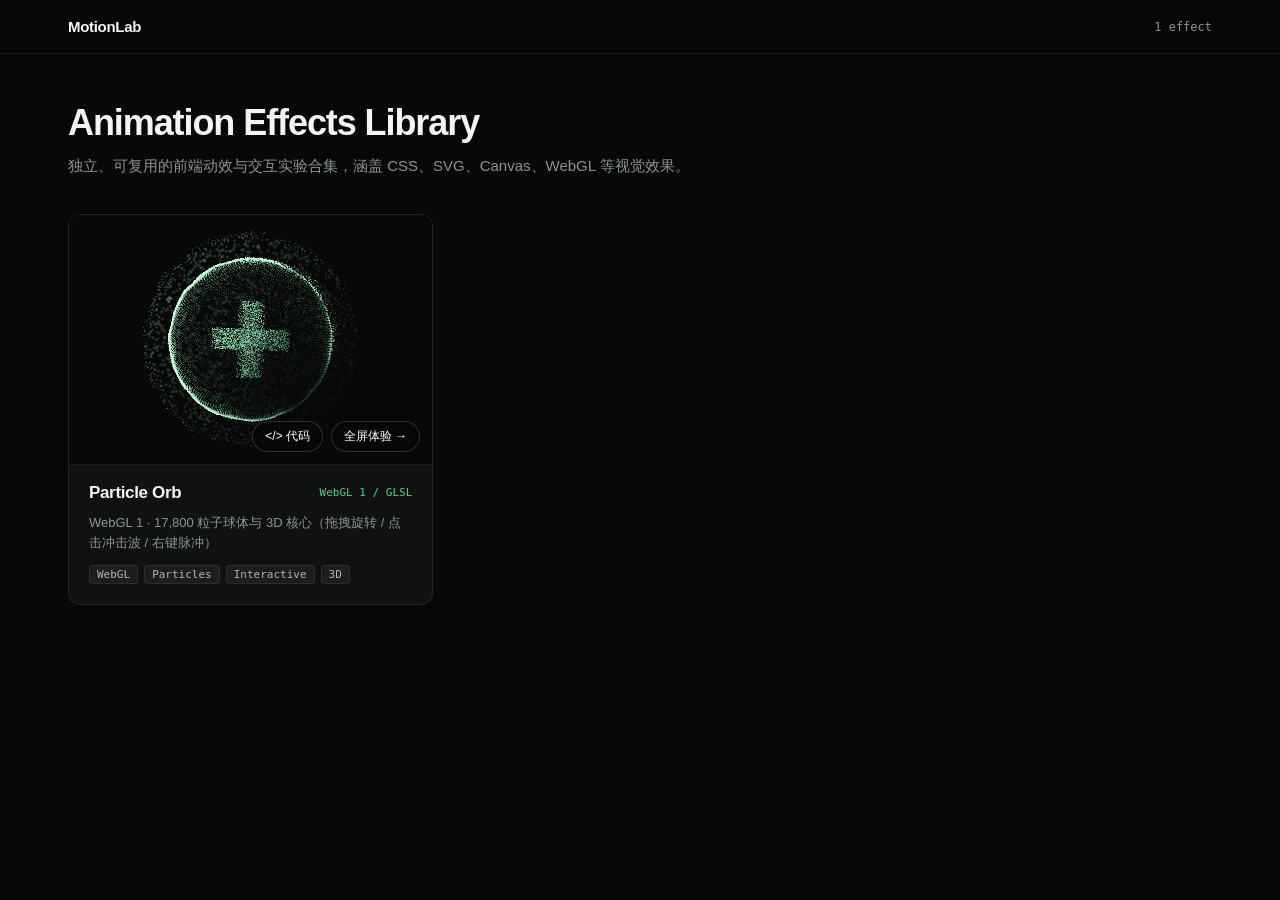
<file: index.html>
<!DOCTYPE html>
<html lang="zh-CN">
<head>
  <meta charset="UTF-8" />
  <meta name="viewport" content="width=device-width, initial-scale=1.0" />
  <title>MotionLab — Animation Effects Library</title>
  <link rel="stylesheet" href="./gallery.css?v=3" />
</head>
<body>
  <header class="topbar">
    <div class="topbar-inner">
      <div class="brand">
        <span class="brand-name">MotionLab</span>
      </div>
      <div class="topbar-meta" id="effect-count">0 effects</div>
    </div>
  </header>

  <main class="container">
    <section class="intro">
      <h1>Animation Effects Library</h1>
      <p>独立、可复用的前端动效与交互实验合集，涵盖 CSS、SVG、Canvas、WebGL 等视觉效果。</p>
    </section>

    <section class="grid" id="effects-grid" aria-label="Effects Gallery"></section>
  </main>

  <!-- Fullscreen viewer overlay -->
  <div class="viewer" id="viewer" aria-hidden="true">
    <div class="viewer-bar">
      <button type="button" class="viewer-btn" id="viewer-close">&larr; 返回画廊</button>
      <span class="viewer-title" id="viewer-title"></span>
      <div class="viewer-bar-actions">
        <button type="button" class="viewer-btn" id="viewer-code-btn">&lt;/&gt; 代码</button>
        <a class="viewer-btn" id="viewer-standalone" href="#" target="_blank" rel="noopener">独立页面 &nearr;</a>
      </div>
    </div>
    <iframe class="viewer-frame" id="viewer-frame" title="Fullscreen Effect Preview"></iframe>
  </div>

  <!-- Slide-out source code drawer -->
  <div class="code-backdrop" id="code-backdrop" aria-hidden="true"></div>
  <aside class="code-drawer" id="code-drawer" aria-hidden="true">
    <div class="code-drawer-header">
      <div class="code-drawer-heading">
        <span class="code-drawer-title" id="code-drawer-title">Source Code</span>
        <span class="code-drawer-path" id="code-drawer-path"></span>
      </div>
      <button type="button" class="code-close-btn" id="code-close-btn" aria-label="关闭代码面板">&times;</button>
    </div>

    <div class="code-toolbar">
      <div class="code-tabs" id="code-tabs" role="tablist"></div>
      <button type="button" class="code-copy-btn" id="code-copy-btn">复制代码</button>
    </div>

    <div class="code-body">
      <pre class="code-pre"><code id="code-content">Loading...</code></pre>
    </div>
  </aside>

  <script src="./registry.js?v=3"></script>
  <script>
    const effects = window.MOTION_LAB_EFFECTS || [];
    const grid = document.getElementById("effects-grid");
    const countEl = document.getElementById("effect-count");

    // Fullscreen viewer elements
    const viewer = document.getElementById("viewer");
    const viewerFrame = document.getElementById("viewer-frame");
    const viewerTitle = document.getElementById("viewer-title");
    const viewerStandalone = document.getElementById("viewer-standalone");
    const viewerClose = document.getElementById("viewer-close");
    const viewerCodeBtn = document.getElementById("viewer-code-btn");

    // Code drawer elements
    const codeBackdrop = document.getElementById("code-backdrop");
    const codeDrawer = document.getElementById("code-drawer");
    const codeDrawerTitle = document.getElementById("code-drawer-title");
    const codeDrawerPath = document.getElementById("code-drawer-path");
    const codeTabs = document.getElementById("code-tabs");
    const codeCopyBtn = document.getElementById("code-copy-btn");
    const codeCloseBtn = document.getElementById("code-close-btn");
    const codeContent = document.getElementById("code-content");

    const fileCache = new Map();
    let activeViewerItem = null;
    let activeCodeItem = null;
    let currentCodeText = "";
    let copyTimer = null;

    countEl.textContent = `${effects.length} ${effects.length === 1 ? "effect" : "effects"}`;

    function getEntryUrl(item) {
      return item.path.endsWith("/") ? `${item.path}index.html` : item.path;
    }

    function getBaseDir(item) {
      return item.path.endsWith("/") ? item.path : `${item.path}/`;
    }

    function openViewer(item) {
      activeViewerItem = item;
      const url = getEntryUrl(item);
      viewerTitle.textContent = item.title;
      viewerStandalone.href = url;
      viewerFrame.src = url;
      viewer.classList.add("is-open");
      viewer.setAttribute("aria-hidden", "false");
      document.body.style.overflow = "hidden";
    }

    function closeViewer() {
      activeViewerItem = null;
      viewer.classList.remove("is-open");
      viewer.setAttribute("aria-hidden", "true");
      viewerFrame.src = "about:blank";
      if (!codeDrawer.classList.contains("is-open")) {
        document.body.style.overflow = "";
      }
    }

    async function loadSourceFile(item, filename) {
      const base = getBaseDir(item);
      const url = `${base}${filename}`;
      codeDrawerPath.textContent = url.replace(/^\.\//, "");

      // Highlight active tab
      codeTabs.querySelectorAll(".code-tab").forEach((btn) => {
        const isActive = btn.dataset.file === filename;
        btn.classList.toggle("is-active", isActive);
        btn.setAttribute("aria-selected", String(isActive));
      });

      if (fileCache.has(url)) {
        currentCodeText = fileCache.get(url);
        codeContent.textContent = currentCodeText;
        return;
      }

      codeContent.textContent = "加载中...";
      try {
        const res = await fetch(url, { cache: "no-store" });
        if (!res.ok) throw new Error(`HTTP ${res.status}`);
        const text = await res.text();
        fileCache.set(url, text);
        currentCodeText = text;
        codeContent.textContent = text;
      } catch (err) {
        currentCodeText = "";
        codeContent.textContent = `无法读取源码文件 (${url})：${err.message}`;
      }
    }

    function openCodeDrawer(item) {
      activeCodeItem = item;
      const files = item.files && item.files.length ? item.files : ["index.html"];
      codeDrawerTitle.textContent = item.title;
      codeDrawer.style.setProperty("--accent", item.accent || "#52cc86");

      codeTabs.innerHTML = "";
      files.forEach((file) => {
        const btn = document.createElement("button");
        btn.type = "button";
        btn.className = "code-tab";
        btn.role = "tab";
        btn.dataset.file = file;
        btn.textContent = file;
        btn.addEventListener("click", () => loadSourceFile(item, file));
        codeTabs.appendChild(btn);
      });

      codeBackdrop.classList.add("is-open");
      codeBackdrop.setAttribute("aria-hidden", "false");
      codeDrawer.classList.add("is-open");
      codeDrawer.setAttribute("aria-hidden", "false");
      document.body.style.overflow = "hidden";

      loadSourceFile(item, files[0]);
    }

    function closeCodeDrawer() {
      codeBackdrop.classList.remove("is-open");
      codeBackdrop.setAttribute("aria-hidden", "true");
      codeDrawer.classList.remove("is-open");
      codeDrawer.setAttribute("aria-hidden", "true");
      if (!viewer.classList.contains("is-open")) {
        document.body.style.overflow = "";
      }
    }

    async function copyText(text) {
      if (!text) return false;
      if (navigator.clipboard && window.isSecureContext) {
        try {
          await navigator.clipboard.writeText(text);
          return true;
        } catch (_) {
          // Fall through to execCommand fallback
        }
      }
      const ta = document.createElement("textarea");
      ta.value = text;
      ta.setAttribute("readonly", "");
      ta.style.position = "fixed";
      ta.style.opacity = "0";
      document.body.appendChild(ta);
      ta.select();
      let ok = false;
      try {
        ok = document.execCommand("copy");
      } catch (_) {
        ok = false;
      }
      document.body.removeChild(ta);
      return ok;
    }

    codeCopyBtn.addEventListener("click", async () => {
      const ok = await copyText(currentCodeText);
      clearTimeout(copyTimer);
      codeCopyBtn.textContent = ok ? "已复制 ✓" : "复制失败";
      codeCopyBtn.classList.toggle("is-copied", ok);
      copyTimer = setTimeout(() => {
        codeCopyBtn.textContent = "复制代码";
        codeCopyBtn.classList.remove("is-copied");
      }, 1800);
    });

    viewerClose.addEventListener("click", closeViewer);
    viewerCodeBtn.addEventListener("click", () => {
      if (activeViewerItem) openCodeDrawer(activeViewerItem);
    });
    codeCloseBtn.addEventListener("click", closeCodeDrawer);
    codeBackdrop.addEventListener("click", closeCodeDrawer);

    window.addEventListener("keydown", (e) => {
      if (e.key !== "Escape") return;
      if (codeDrawer.classList.contains("is-open")) {
        closeCodeDrawer();
      } else if (viewer.classList.contains("is-open")) {
        closeViewer();
      }
    });

    effects.forEach((item) => {
      const url = getEntryUrl(item);
      const card = document.createElement("article");
      card.className = "card";
      card.style.setProperty("--accent", item.accent || "#52cc86");

      card.innerHTML = `
        <div class="card-preview">
          <iframe
            src="${url}"
            title="${item.title}"
            loading="lazy"
            tabindex="-1"
          ></iframe>
          <div class="card-actions">
            <button type="button" class="card-open card-code-btn" title="查看 ${item.title} 源码">
              &lt;/&gt; 代码
            </button>
            <button type="button" class="card-open card-fullscreen-btn" title="全屏体验 ${item.title}">
              全屏体验 &rarr;
            </button>
          </div>
        </div>
        <div class="card-body">
          <div class="card-head">
            <h2><a href="${url}">${item.title}</a></h2>
            <span class="card-tech">${item.tech}</span>
          </div>
          <p class="card-desc">${item.subtitle}</p>
          <div class="card-tags">
            ${(item.tags || []).map((t) => `<span class="tag">${t}</span>`).join("")}
          </div>
        </div>
      `;

      card.querySelector(".card-code-btn").addEventListener("click", (e) => {
        e.preventDefault();
        e.stopPropagation();
        openCodeDrawer(item);
      });

      card.querySelector(".card-fullscreen-btn").addEventListener("click", (e) => {
        e.preventDefault();
        e.stopPropagation();
        openViewer(item);
      });

      grid.appendChild(card);
    });
  </script>
</body>
</html>
</file>
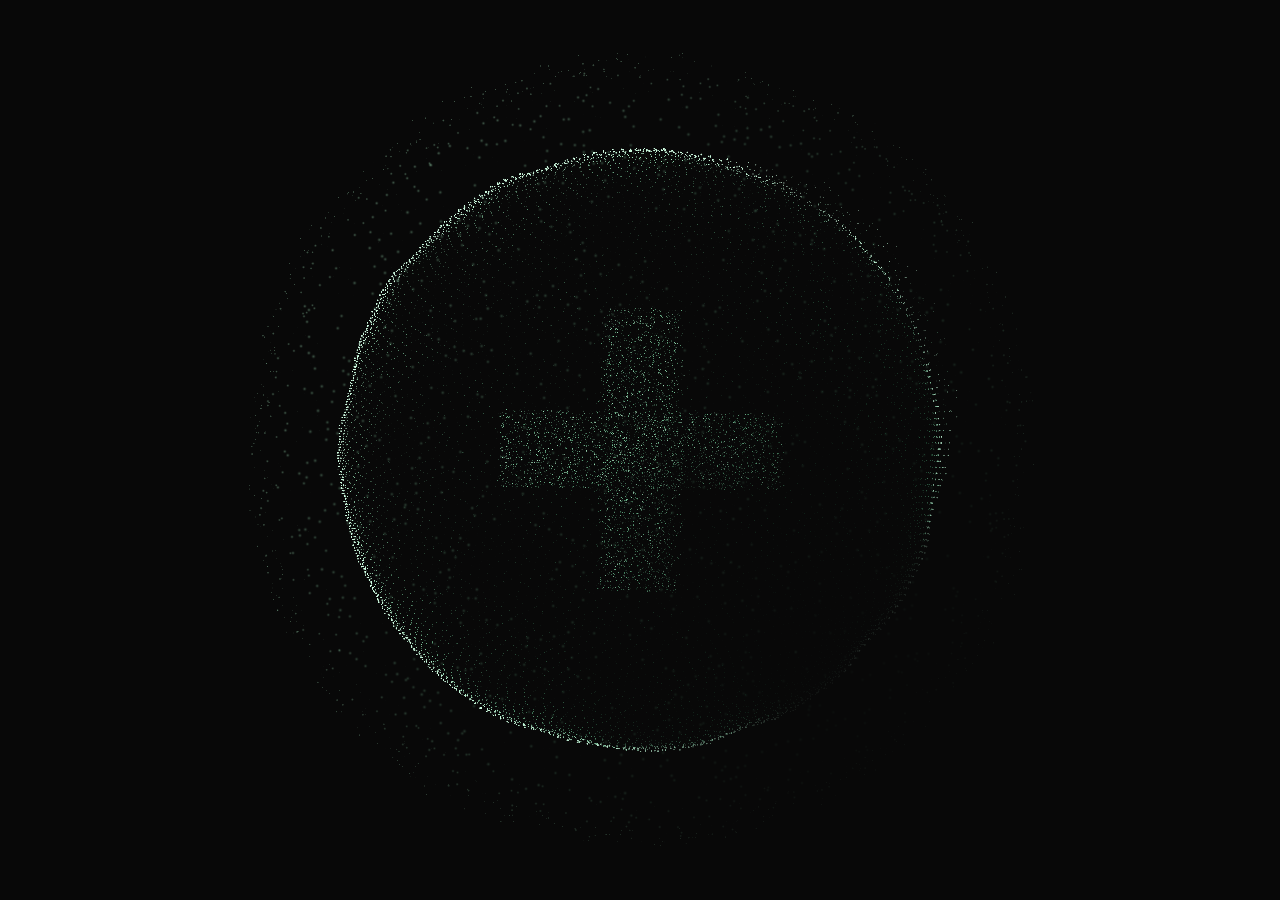
<file: effects/particle-orb/index.html>
<!DOCTYPE html>
<html lang="en">
<head>
  <meta charset="UTF-8" />
  <meta name="viewport" content="width=device-width, initial-scale=1.0" />
  <title>Motion+ Particle Orb</title>
  <link rel="stylesheet" href="./style.css?v=5" />
</head>
<body>
  <canvas id="orb-canvas"></canvas>
  <script src="./orb.js?v=5"></script>
</body>
</html>
</file>
<file: gallery.css>
:root {
  --bg: #080808;
  --surface: #101211;
  --border: rgba(255, 255, 255, 0.08);
  --border-hover: rgba(255, 255, 255, 0.2);
  --text: #f3f5f4;
  --muted: #8b948f;
  --accent: #52cc86;
}

*,
*::before,
*::after {
  box-sizing: border-box;
  margin: 0;
  padding: 0;
}

html,
body {
  min-height: 100%;
  background: var(--bg);
  color: var(--text);
  font-family: -apple-system, BlinkMacSystemFont, "Segoe UI", Roboto, sans-serif;
  -webkit-font-smoothing: antialiased;
}

.topbar {
  position: sticky;
  top: 0;
  z-index: 20;
  background: rgba(8, 8, 8, 0.82);
  backdrop-filter: blur(14px);
  -webkit-backdrop-filter: blur(14px);
  border-bottom: 1px solid var(--border);
}

.topbar-inner {
  max-width: 1200px;
  margin: 0 auto;
  padding: 18px 28px;
  display: flex;
  align-items: center;
  justify-content: space-between;
}

.brand {
  display: inline-flex;
  align-items: center;
  font-weight: 600;
  font-size: 15px;
  letter-spacing: -0.02em;
}

.topbar-meta {
  font-family: ui-monospace, SFMono-Regular, Menlo, Consolas, monospace;
  font-size: 12px;
  color: var(--muted);
}

.container {
  max-width: 1200px;
  margin: 0 auto;
  padding: 48px 28px 80px;
}

.intro {
  margin-bottom: 36px;
}

.intro h1 {
  font-size: clamp(26px, 3vw, 36px);
  font-weight: 700;
  letter-spacing: -0.03em;
  margin-bottom: 10px;
}

.intro p {
  font-size: 15px;
  color: var(--muted);
  line-height: 1.6;
}

.grid {
  display: grid;
  grid-template-columns: repeat(auto-fill, minmax(360px, 1fr));
  gap: 24px;
}

.card {
  background: var(--surface);
  border: 1px solid var(--border);
  border-radius: 12px;
  overflow: hidden;
  display: flex;
  flex-direction: column;
  transition: border-color 0.2s ease, transform 0.2s ease;
}

.card:hover {
  border-color: var(--border-hover);
  transform: translateY(-2px);
}

.card-preview {
  position: relative;
  isolation: isolate;
  width: 100%;
  aspect-ratio: 16 / 11;
  background: #080808;
  border-bottom: 1px solid var(--border);
  overflow: hidden;
}

.card-preview iframe {
  position: relative;
  z-index: 1;
  width: 100%;
  height: 100%;
  border: none;
  display: block;
}

.card-actions {
  position: absolute;
  z-index: 10;
  right: 12px;
  bottom: 12px;
  display: inline-flex;
  align-items: center;
  gap: 8px;
}

.card-open {
  padding: 6px 12px;
  border-radius: 999px;
  background: rgba(8, 8, 8, 0.82);
  backdrop-filter: blur(8px);
  -webkit-backdrop-filter: blur(8px);
  border: 1px solid rgba(255, 255, 255, 0.16);
  color: #ffffff;
  font-family: inherit;
  font-size: 12px;
  font-weight: 500;
  cursor: pointer;
  pointer-events: auto;
  transition: border-color 0.2s ease, background-color 0.2s ease;
}

.card-open:hover {
  border-color: var(--accent);
  background: rgba(16, 28, 21, 0.92);
}

/* Fullscreen viewer overlay */
.viewer {
  position: fixed;
  inset: 0;
  z-index: 100;
  background: #080808;
  display: flex;
  flex-direction: column;
  opacity: 0;
  pointer-events: none;
  transition: opacity 0.2s ease;
}

.viewer.is-open {
  opacity: 1;
  pointer-events: auto;
}

.viewer-bar {
  position: fixed;
  top: 16px;
  left: 16px;
  right: 16px;
  z-index: 105;
  display: flex;
  align-items: center;
  justify-content: space-between;
  pointer-events: none;
}

.viewer-bar > * {
  pointer-events: auto;
}

.viewer-bar-actions {
  display: inline-flex;
  align-items: center;
  gap: 8px;
}

.viewer-title {
  font-size: 13px;
  font-weight: 500;
  color: rgba(243, 245, 244, 0.72);
  pointer-events: none;
}

.viewer-btn {
  padding: 7px 14px;
  border-radius: 999px;
  background: rgba(16, 18, 17, 0.82);
  backdrop-filter: blur(10px);
  -webkit-backdrop-filter: blur(10px);
  border: 1px solid rgba(255, 255, 255, 0.14);
  color: #ffffff;
  font-family: inherit;
  font-size: 12px;
  font-weight: 500;
  text-decoration: none;
  cursor: pointer;
  transition: border-color 0.2s ease, background-color 0.2s ease;
}

.viewer-btn:hover {
  border-color: var(--accent);
  background: rgba(16, 28, 21, 0.92);
}

.viewer-frame {
  width: 100%;
  height: 100%;
  border: none;
  display: block;
}

/* Slide-out source code drawer */
.code-backdrop {
  position: fixed;
  inset: 0;
  z-index: 115;
  background: rgba(0, 0, 0, 0.52);
  opacity: 0;
  pointer-events: none;
  transition: opacity 0.22s ease;
}

.code-backdrop.is-open {
  opacity: 1;
  pointer-events: auto;
}

.code-drawer {
  position: fixed;
  top: 0;
  right: 0;
  bottom: 0;
  width: min(700px, 94vw);
  z-index: 120;
  background: rgba(12, 14, 13, 0.96);
  backdrop-filter: blur(18px);
  -webkit-backdrop-filter: blur(18px);
  border-left: 1px solid var(--border);
  display: flex;
  flex-direction: column;
  transform: translateX(100%);
  transition: transform 0.26s cubic-bezier(0.22, 1, 0.36, 1);
}

.code-drawer.is-open {
  transform: translateX(0);
}

.code-drawer-header {
  display: flex;
  align-items: center;
  justify-content: space-between;
  gap: 12px;
  padding: 16px 20px;
  border-bottom: 1px solid var(--border);
}

.code-drawer-heading {
  display: flex;
  flex-direction: column;
  gap: 2px;
  min-width: 0;
}

.code-drawer-title {
  font-size: 15px;
  font-weight: 600;
  color: var(--text);
}

.code-drawer-path {
  font-family: ui-monospace, SFMono-Regular, Menlo, Consolas, monospace;
  font-size: 11px;
  color: var(--muted);
  overflow: hidden;
  text-overflow: ellipsis;
  white-space: nowrap;
}

.code-close-btn {
  width: 30px;
  height: 30px;
  border-radius: 6px;
  border: 1px solid transparent;
  background: transparent;
  color: var(--muted);
  font-size: 20px;
  line-height: 1;
  cursor: pointer;
  display: inline-flex;
  align-items: center;
  justify-content: center;
  transition: color 0.15s ease, background-color 0.15s ease;
}

.code-close-btn:hover {
  color: #ffffff;
  background: rgba(255, 255, 255, 0.06);
}

.code-toolbar {
  display: flex;
  align-items: center;
  justify-content: space-between;
  gap: 12px;
  padding: 10px 20px;
  border-bottom: 1px solid var(--border);
  background: rgba(255, 255, 255, 0.02);
}

.code-tabs {
  display: flex;
  align-items: center;
  gap: 6px;
  overflow-x: auto;
}

.code-tab {
  padding: 5px 11px;
  border-radius: 6px;
  border: 1px solid transparent;
  background: transparent;
  color: var(--muted);
  font-family: ui-monospace, SFMono-Regular, Menlo, Consolas, monospace;
  font-size: 12px;
  cursor: pointer;
  white-space: nowrap;
  transition: color 0.15s ease, background-color 0.15s ease, border-color 0.15s ease;
}

.code-tab:hover {
  color: var(--text);
  background: rgba(255, 255, 255, 0.04);
}

.code-tab.is-active {
  color: var(--accent);
  background: rgba(82, 204, 134, 0.1);
  border-color: rgba(82, 204, 134, 0.32);
}

.code-copy-btn {
  padding: 5px 12px;
  border-radius: 6px;
  border: 1px solid rgba(255, 255, 255, 0.14);
  background: rgba(255, 255, 255, 0.05);
  color: var(--text);
  font-family: inherit;
  font-size: 12px;
  font-weight: 500;
  cursor: pointer;
  white-space: nowrap;
  transition: border-color 0.15s ease, background-color 0.15s ease, color 0.15s ease;
}

.code-copy-btn:hover {
  border-color: var(--accent);
  background: rgba(82, 204, 134, 0.14);
}

.code-copy-btn.is-copied {
  color: #080808;
  background: var(--accent);
  border-color: var(--accent);
}

.code-body {
  flex: 1;
  overflow: auto;
  padding: 16px 20px 24px;
}

.code-pre {
  margin: 0;
  font-family: ui-monospace, SFMono-Regular, Menlo, Consolas, monospace;
  font-size: 12.5px;
  line-height: 1.65;
  color: #dbe3df;
  tab-size: 2;
  white-space: pre;
}

.card-body {
  padding: 18px 20px 20px;
  display: flex;
  flex-direction: column;
  gap: 10px;
}

.card-head {
  display: flex;
  align-items: center;
  justify-content: space-between;
  gap: 12px;
}

.card-head h2 {
  font-size: 17px;
  font-weight: 600;
  letter-spacing: -0.02em;
}

.card-head h2 a {
  color: var(--text);
  text-decoration: none;
}

.card-head h2 a:hover {
  color: var(--accent);
}

.card-tech {
  font-family: ui-monospace, SFMono-Regular, Menlo, Consolas, monospace;
  font-size: 11px;
  color: var(--accent);
  white-space: nowrap;
}

.card-desc {
  font-size: 13px;
  color: var(--muted);
  line-height: 1.55;
}

.card-tags {
  display: flex;
  flex-wrap: wrap;
  gap: 6px;
  margin-top: 2px;
}

.tag {
  font-family: ui-monospace, SFMono-Regular, Menlo, Consolas, monospace;
  font-size: 11px;
  color: rgba(243, 245, 244, 0.7);
  background: rgba(255, 255, 255, 0.05);
  border: 1px solid rgba(255, 255, 255, 0.07);
  border-radius: 4px;
  padding: 2px 7px;
}

@media (max-width: 520px) {
  .grid {
    grid-template-columns: 1fr;
  }
}
</file>
<file: effects/particle-orb/style.css>
*,
*::before,
*::after {
  box-sizing: border-box;
  margin: 0;
  padding: 0;
}

html,
body {
  width: 100%;
  height: 100%;
  background: #080808;
  overflow: hidden;
}

#orb-canvas {
  display: block;
  width: 100vw;
  height: 100vh;
  cursor: grab;
  touch-action: none;
  user-select: none;
  -webkit-user-select: none;
}

#orb-canvas.is-grabbing {
  cursor: grabbing;
}
</file>
